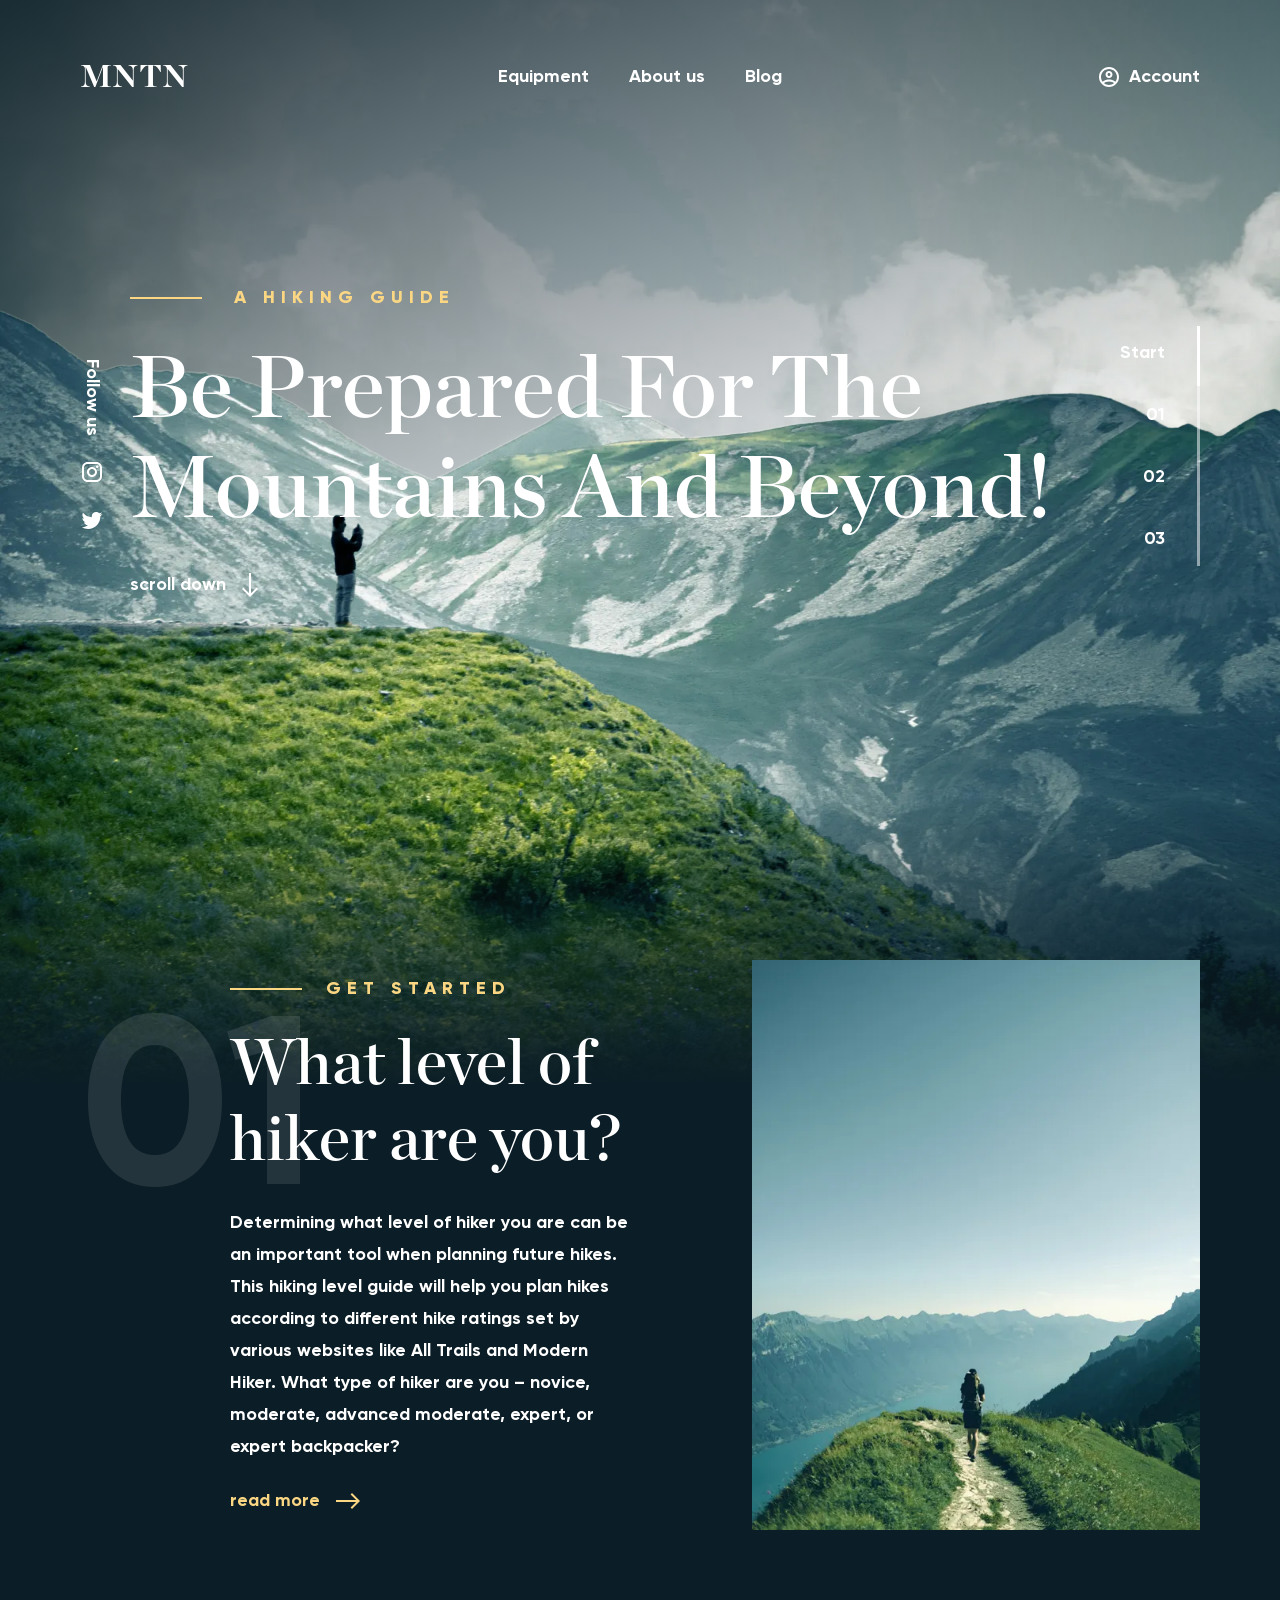
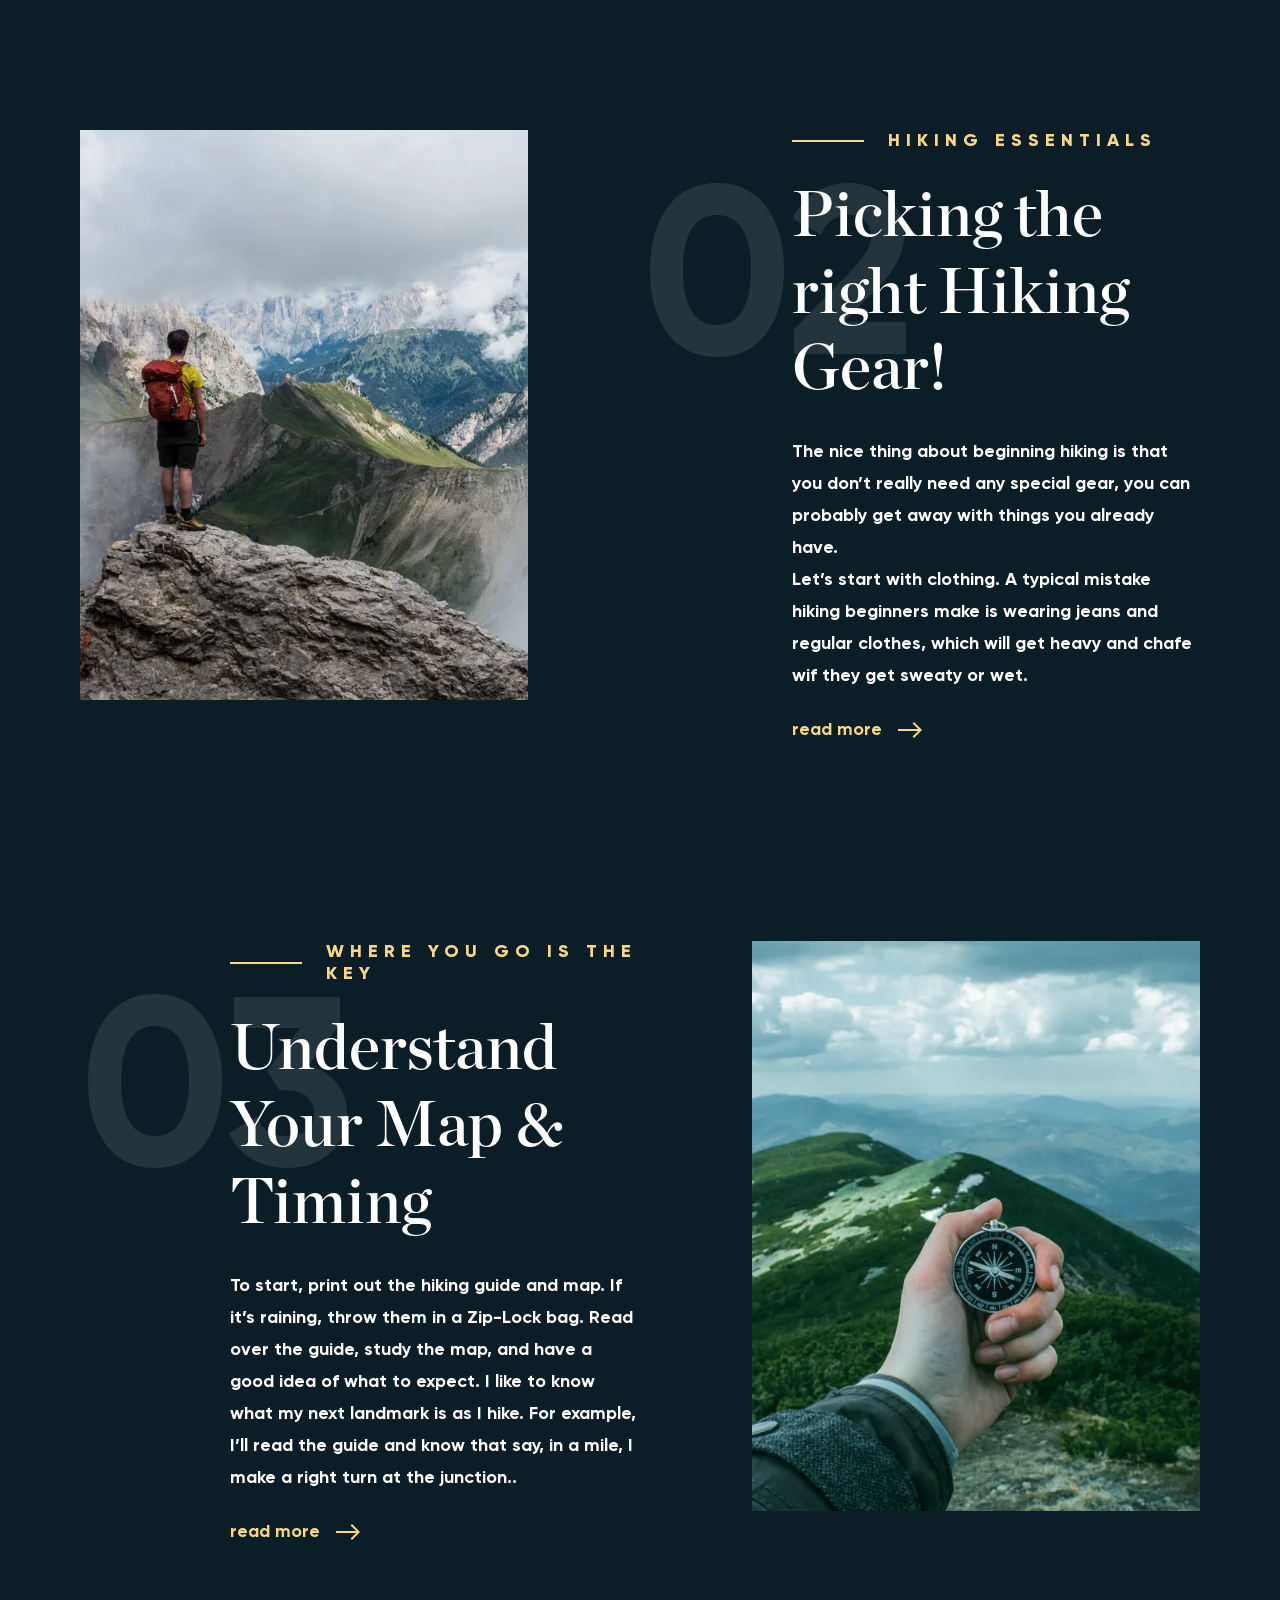
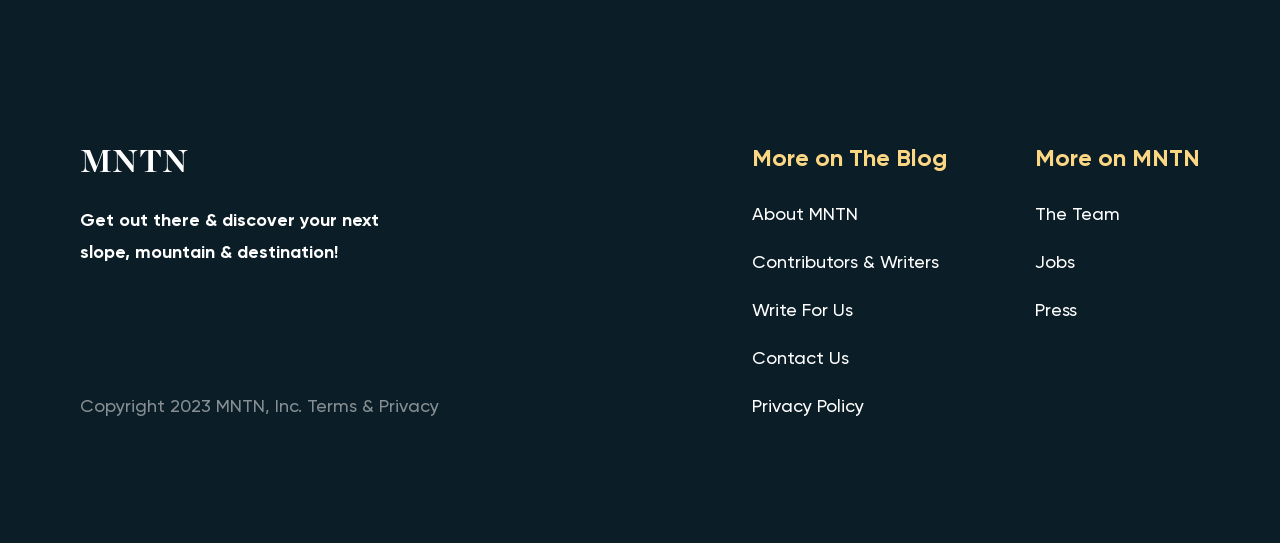
<file: index.html>
<!doctype html>
<html lang="en">
<head>
  <meta charset="utf-8">
  <meta name="viewport" content="width=device-width, initial-scale=1">
  <title>MNTN — A Hiking guide</title>
  <meta name="description" content="Be prepared for the Mountains and beyond!">
  <link rel="preload" href="assets/fonts/gilroy-bold.woff2" as="font" type="font/woff2" crossorigin>
  <link rel="preload" href="assets/fonts/chronicle-display-semibold.woff2" as="font" type="font/woff2" crossorigin>
  <link rel="stylesheet" href="styles/tokens.css">
  <link rel="stylesheet" href="styles/fonts.css">
  <link rel="stylesheet" href="styles/main.css">
  <link rel="stylesheet" href="styles/sections/scenery.css">
  <link rel="stylesheet" href="styles/sections/header.css">
  <link rel="stylesheet" href="styles/sections/hero.css">
  <link rel="stylesheet" href="styles/sections/feature.css">
  <link rel="stylesheet" href="styles/sections/footer.css">
  <script src="scripts/reveal.js" defer></script>
</head>
<body>
  <div class="page" id="top">
    <div class="scenery" aria-hidden="true">
      <picture class="scenery__layer scenery__layer--sky">
        <source srcset="assets/images/mountains-back.webp" type="image/webp">
        <img src="assets/images/mountains-back.png" width="1920" height="1513" alt="" fetchpriority="high">
      </picture>
      <div class="scenery__gradient scenery__gradient--hero"></div>
      <picture class="scenery__layer scenery__layer--middle">
        <source srcset="assets/images/mountains-middle.webp" type="image/webp">
        <img src="assets/images/mountains-middle.png" width="1920" height="1422" alt="">
      </picture>
      <picture class="scenery__layer scenery__layer--front">
        <source srcset="assets/images/mountains-front.webp" type="image/webp">
        <img src="assets/images/mountains-front.png" width="1920" height="926" alt="">
      </picture>
      <div class="scenery__gradient scenery__gradient--content"></div>
    </div>

    <header class="site-header">
      <div class="site-header__inner">
        <a class="logo site-header__logo" href="#top" aria-label="MNTN home">MNTN</a>

        <nav class="site-nav" aria-label="Main">
          <ul class="site-nav__list">
            <li><a class="link" href="#hiking-essentials">Equipment</a></li>
            <li><a class="link" href="#about">About us</a></li>
            <li><a class="link" href="#get-started">Blog</a></li>
          </ul>
        </nav>

        <a class="link site-header__account" href="soon.html">
          <svg class="site-header__account-icon" width="24" height="24" aria-hidden="true"><use href="assets/icons/sprite.svg#account"></use></svg>
          <span>Account</span>
        </a>
      </div>
    </header>

    <main>
      <section class="hero" aria-labelledby="hero-title">
        <div class="hero__inner">
          <div class="hero__content">
            <p class="tagline hero__tagline">A Hiking guide</p>
            <h1 class="heading-1" id="hero-title">Be prepared for the Mountains and beyond!</h1>
            <a class="link-arrow hero__scroll" href="#get-started">
              scroll down
              <svg class="link-arrow__icon" width="16" height="24" aria-hidden="true"><use href="assets/icons/sprite.svg#arrow-down"></use></svg>
            </a>
          </div>

          <div class="hero__social">
            <p class="hero__social-title">Follow us</p>
            <ul class="hero__social-list">
              <li>
                <a class="link hero__social-link" href="https://www.instagram.com/" target="_blank" rel="noopener noreferrer" aria-label="Instagram">
                  <svg width="24" height="24" aria-hidden="true"><use href="assets/icons/sprite.svg#instagram"></use></svg>
                </a>
              </li>
              <li>
                <a class="link hero__social-link" href="https://twitter.com/" target="_blank" rel="noopener noreferrer" aria-label="Twitter">
                  <svg width="24" height="24" aria-hidden="true"><use href="assets/icons/sprite.svg#twitter"></use></svg>
                </a>
              </li>
            </ul>
          </div>

          <nav class="hero__slider" aria-label="Page sections">
            <ul class="hero__slider-list">
              <li><a class="link" href="#top" aria-current="true">Start</a></li>
              <li><a class="link" href="#get-started">01</a></li>
              <li><a class="link" href="#hiking-essentials">02</a></li>
              <li><a class="link" href="#where-you-go">03</a></li>
            </ul>
            <span class="hero__slider-track" aria-hidden="true"></span>
          </nav>
        </div>
      </section>

      <div class="container features">
        <section class="feature" id="get-started" aria-labelledby="get-started-title">
          <div class="feature__body">
            <span class="feature__number" aria-hidden="true">01</span>
            <div class="feature__content">
              <p class="tagline">GEt Started</p>
              <h2 class="heading-2" id="get-started-title">What level of  hiker are you?</h2>
              <p class="text-body">Determining what level of hiker you are can be an important tool when planning future hikes. This hiking level guide will help you plan hikes according to different hike ratings set by various websites like All Trails and Modern Hiker. What type of hiker are you – novice, moderate, advanced moderate, expert, or expert backpacker? </p>
              <a class="link-arrow link-arrow--accent" href="soon.html" aria-describedby="get-started-title">
                read more
                <svg class="link-arrow__icon" width="24" height="16" aria-hidden="true"><use href="assets/icons/sprite.svg#arrow-right"></use></svg>
              </a>
            </div>
          </div>
          <picture class="feature__media">
            <source type="image/webp" srcset="assets/images/feature-hiker-level@1x.webp 566w, assets/images/feature-hiker-level@2x.webp 1132w" sizes="(min-width: 1280px) 566px, (min-width: 768px) 45vw, 100vw">
            <img src="assets/images/feature-hiker-level@1x.jpg" srcset="assets/images/feature-hiker-level@1x.jpg 566w, assets/images/feature-hiker-level@2x.jpg 1132w" sizes="(min-width: 1280px) 566px, (min-width: 768px) 45vw, 100vw" width="566" height="720" alt="Hiker walking along a grassy mountain ridge above a lake" loading="lazy" decoding="async">
          </picture>
        </section>

        <section class="feature feature--reverse" id="hiking-essentials" aria-labelledby="hiking-essentials-title">
          <div class="feature__body">
            <span class="feature__number" aria-hidden="true">02</span>
            <div class="feature__content">
              <p class="tagline">Hiking Essentials</p>
              <h2 class="heading-2" id="hiking-essentials-title">Picking the right Hiking Gear!</h2>
              <p class="text-body">The nice thing about beginning hiking is that you don’t really need any special gear, you can probably get away with things you already have.<br>Let’s start with clothing. A typical mistake hiking beginners make is wearing jeans and regular clothes, which will get heavy and chafe wif they get sweaty or wet.</p>
              <a class="link-arrow link-arrow--accent" href="soon.html" aria-describedby="hiking-essentials-title">
                read more
                <svg class="link-arrow__icon" width="24" height="16" aria-hidden="true"><use href="assets/icons/sprite.svg#arrow-right"></use></svg>
              </a>
            </div>
          </div>
          <picture class="feature__media">
            <source type="image/webp" srcset="assets/images/feature-hiking-gear@1x.webp 566w, assets/images/feature-hiking-gear@2x.webp 1132w" sizes="(min-width: 1280px) 566px, (min-width: 768px) 45vw, 100vw">
            <img src="assets/images/feature-hiking-gear@1x.jpg" srcset="assets/images/feature-hiking-gear@1x.jpg 566w, assets/images/feature-hiking-gear@2x.jpg 1132w" sizes="(min-width: 1280px) 566px, (min-width: 768px) 45vw, 100vw" width="566" height="720" alt="Hiker with a red backpack standing on a rock above a mountain valley" loading="lazy" decoding="async">
          </picture>
        </section>

        <section class="feature" id="where-you-go" aria-labelledby="where-you-go-title">
          <div class="feature__body">
            <span class="feature__number" aria-hidden="true">03</span>
            <div class="feature__content">
              <p class="tagline">where you go is the key</p>
              <h2 class="heading-2" id="where-you-go-title">Understand Your Map &amp; Timing</h2>
              <p class="text-body">To start, print out the hiking guide and map. If it’s raining, throw them in a Zip-Lock bag. Read over the guide, study the map, and have a good idea of what to expect. I like to know what my next landmark is as I hike. For example, I’ll read the guide and know that say, in a mile, I make a right turn at the junction..</p>
              <a class="link-arrow link-arrow--accent" href="soon.html" aria-describedby="where-you-go-title">
                read more
                <svg class="link-arrow__icon" width="24" height="16" aria-hidden="true"><use href="assets/icons/sprite.svg#arrow-right"></use></svg>
              </a>
            </div>
          </div>
          <picture class="feature__media">
            <source type="image/webp" srcset="assets/images/feature-map-timing@1x.webp 566w, assets/images/feature-map-timing@2x.webp 1132w" sizes="(min-width: 1280px) 566px, (min-width: 768px) 45vw, 100vw">
            <img src="assets/images/feature-map-timing@1x.jpg" srcset="assets/images/feature-map-timing@1x.jpg 566w, assets/images/feature-map-timing@2x.jpg 1132w" sizes="(min-width: 1280px) 566px, (min-width: 768px) 45vw, 100vw" width="566" height="720" alt="Hand holding a compass against green mountain slopes" loading="lazy" decoding="async">
          </picture>
        </section>
      </div>
    </main>

    <footer class="site-footer" id="about">
      <div class="container site-footer__inner">
        <div class="site-footer__brand">
          <a class="logo" href="#top" aria-label="MNTN home">MNTN</a>
          <p class="site-footer__slogan">Get out there &amp; discover your next slope, mountain &amp; destination!</p>
          <p class="site-footer__copyright">Copyright 2023 MNTN, Inc. Terms &amp; Privacy</p>
        </div>

        <div class="site-footer__navs">
          <nav class="site-footer__nav" aria-labelledby="footer-blog-title">
            <h2 class="heading-sm" id="footer-blog-title">More on The Blog</h2>
            <ul class="site-footer__list">
              <li><a class="link site-footer__link" href="soon.html">About MNTN</a></li>
              <li><a class="link site-footer__link" href="soon.html">Contributors &amp; Writers</a></li>
              <li><a class="link site-footer__link" href="soon.html">Write For Us</a></li>
              <li><a class="link site-footer__link" href="soon.html">Contact Us</a></li>
              <li><a class="link site-footer__link" href="soon.html">Privacy Policy</a></li>
            </ul>
          </nav>
          <nav class="site-footer__nav" aria-labelledby="footer-mntn-title">
            <h2 class="heading-sm" id="footer-mntn-title">More on MNTN</h2>
            <ul class="site-footer__list">
              <li><a class="link site-footer__link" href="soon.html">The Team</a></li>
              <li><a class="link site-footer__link" href="soon.html">Jobs</a></li>
              <li><a class="link site-footer__link" href="soon.html">Press</a></li>
            </ul>
          </nav>
        </div>
      </div>
    </footer>
  </div>
</body>
</html>
</file>
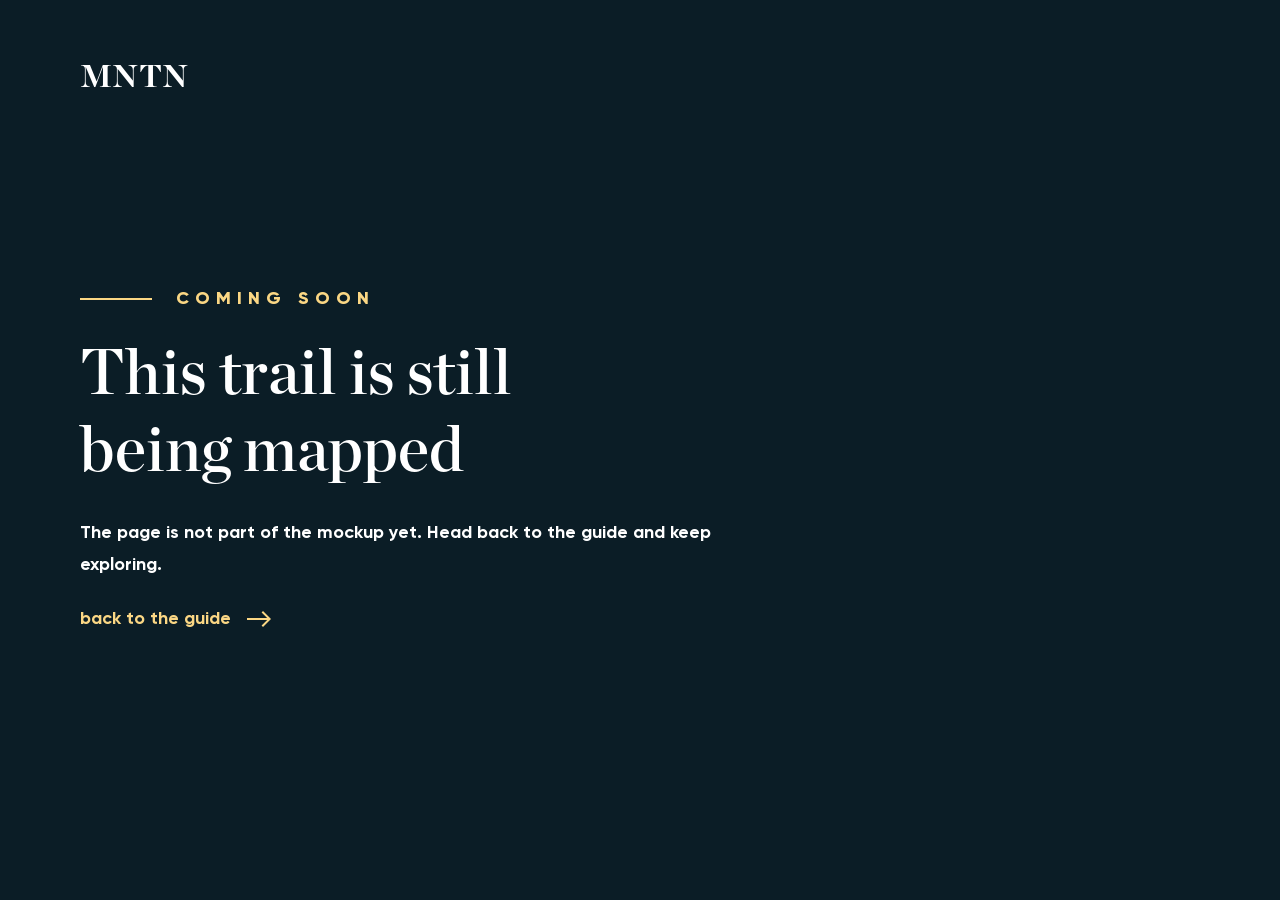
<file: soon.html>
<!doctype html>
<html lang="en">
<head>
  <meta charset="utf-8">
  <meta name="viewport" content="width=device-width, initial-scale=1">
  <meta name="robots" content="noindex">
  <title>Coming soon — MNTN</title>
  <link rel="preload" href="assets/fonts/gilroy-bold.woff2" as="font" type="font/woff2" crossorigin>
  <link rel="preload" href="assets/fonts/chronicle-display-semibold.woff2" as="font" type="font/woff2" crossorigin>
  <link rel="stylesheet" href="styles/tokens.css">
  <link rel="stylesheet" href="styles/fonts.css">
  <link rel="stylesheet" href="styles/main.css">
  <link rel="stylesheet" href="styles/pages/soon.css">
</head>
<body>
  <div class="soon">
    <header class="soon__header">
      <a class="logo" href="./" aria-label="MNTN home">MNTN</a>
    </header>

    <main class="soon__main">
      <p class="tagline">Coming soon</p>
      <h1 class="heading-2">This trail is still being mapped</h1>
      <p class="text-body">The page is not part of the mockup yet. Head back to the guide and keep exploring.</p>
      <a class="link-arrow link-arrow--accent" href="./">
        back to the guide
        <svg class="link-arrow__icon" width="24" height="16" aria-hidden="true"><use href="assets/icons/sprite.svg#arrow-right"></use></svg>
      </a>
    </main>
  </div>
</body>
</html>
</file>
<file: styles/tokens.css>
/*
 * Design tokens — MNTN Landing Page
 * Источник: Figma SNLbrkVq2WmcBScYFT1u7y, фрейм #1:2 (1920×4600).
 * Макет только десктопный: значения «desktop» — из макета, «mobile» — выведены (не из макета).
 */

:root {
  /* ---------- Цвета (стили Figma: BG, Accent, Weiß) ---------- */
  --color-surface: #0b1d26;
  --color-accent: #fbd784;
  --color-text: #ffffff;
  --color-text-muted: rgb(255 255 255 / 0.5);   /* копирайт, фон полосы слайдера */
  --color-text-ghost: rgb(255 255 255 / 0.1);   /* большие номера 01/02/03 */
  --color-surface-transparent: rgb(11 29 38 / 0);

  /* ---------- Градиенты ---------- */
  /* угол и стопы пересчитаны из gradientHandlePositions узла #11:94 */
  --gradient-hero: linear-gradient(-19.7deg, var(--color-surface-transparent) 31.1%, var(--color-surface) 108.9%);
  --gradient-content: linear-gradient(180deg, var(--color-surface-transparent) 0%, var(--color-surface) 61%);

  /* ---------- Тени (стиль Figma: Shadow) ---------- */
  --shadow-soft: 0 0 100px 0 rgb(0 0 0 / 0.2);
  --shadow-soft-drop: drop-shadow(0 0 50px rgb(0 0 0 / 0.2)); /* та же тень для группы (текст + полоса) */

  /* ---------- Шрифты ---------- */
  /* Файлы шрифтов — styles/fonts.css; запасные — на время загрузки */
  --font-body: "Gilroy", system-ui, sans-serif;
  --font-display: "Chronicle Display", Georgia, serif;

  --font-weight-medium: 500;
  --font-weight-semibold: 600;
  --font-weight-bold: 700;
  --font-weight-extrabold: 800;

  /* ---------- Типографика: mobile (не из макета, база) ---------- */
  --text-h1-size: 40px;
  --text-h1-line: 48px;
  --text-h2-size: 32px;
  --text-h2-line: 40px;
  --text-number-size: 120px;
  --text-number-line: 120px;
  --text-logo-size: 24px;
  --text-logo-line: 30px;
  --text-body-size: 16px;
  --text-body-line: 28px;
  --text-ui-size: 16px;
  --text-ui-line: 20px;
  --text-tagline-size: 14px;
  --text-tagline-line: 18px;
  --text-heading-sm-size: 20px;
  --text-heading-sm-line: 28px;
  --text-footer-link-size: 16px;
  --text-footer-link-line: 28px;
  --text-logo-tracking: 0.01em;      /* 0.32px, из макета */
  --text-tagline-tracking: 0.2em;    /* mobile: длинные тэглайны не переносятся; desktop 6px — ниже */

  /* ---------- Шкала отступов ---------- */
  --space-0: 2px;
  --space-1: 8px;
  --space-2: 16px;
  --space-3: 24px;
  --space-4: 32px;
  --space-5: 40px;
  --space-6: 64px;
  --space-7: 80px;
  --space-8: 120px;
  --space-9: 200px;

  /* Вне шкалы — из макета, приведение к шкале сломает 1px-допуск */
  --space-feature-stack: 27px;       /* gap внутри текстового блока Feature */
  --space-feature-number-x: 150px;   /* сдвиг текста от номера */
  --space-feature-number-top: 38px;  /* верх номера от верха секции */
  --space-feature-gap: 114px;        /* между фото и колонкой текста */
  --space-feature-column-gap: var(--space-5); /* tablet; desktop = --space-feature-gap — ниже */
  --space-header-top: 58px;          /* 64 − 6: буквы логотипа выступают над фреймом хедера */
  --space-hero-top: 191px;           /* 287 − (58 + 38.4): от низа хедера до Hero */
  --space-hero-left: 396px;          /* 500 − 80 − 24: от колонки Social до текста Hero */
  --space-hero-social-offset: 72px;  /* 359 − 287: Social ниже верха Hero */
  --space-hero-slider-offset: 39px;  /* 326 − 287: Slider ниже верха Hero */

  /* ---------- Размеры ---------- */
  --container-max: 1462px;           /* колонка секций */
  --container-wide-max: 1760px;      /* хедер */
  --gutter: var(--space-2);          /* mobile; desktop 80px — ниже */
  --header-height: calc(var(--space-3) + var(--text-logo-line) + var(--space-2) + var(--text-ui-line)); /* mobile: две строки */
  --space-section: var(--space-8);   /* gap между секциями; desktop 200px — ниже */
  --measure-hero: 950px;
  --measure-h2: 555px;
  --measure-body: 632px;
  --measure-footer-slogan: 303px;
  --feature-image-width: 566px;
  --feature-image-ratio: 566 / 720;
  --feature-image-share: 45%;        /* не из макета: доля фото на планшете; desktop 40% — ниже */
  --tagline-line-width: var(--space-5); /* mobile; desktop 72px — ниже */
  --tagline-line-height: var(--space-0);
  --icon-size: 24px;
  --slider-track-width: 3px;
  --slider-track-height: 240px;
  --slider-indicator-height: 60px;

  /* ---------- Сцена с горами (координаты слоёв в пикселях макета 1920) ---------- */
  --scenery-design-width: 1920;
  --scenery-min-width: 900px;        /* не из макета: на узких экранах горы не мельчают */
  --scenery-sky-top: -400;
  --scenery-middle-top: 464;
  --scenery-front-top: 768;
  --scenery-hero-gradient-height: 1200;
  --scenery-content-gradient-top: 1200;
  --scenery-content-gradient-height: 700;
  --scenery-content-start: 1440;     /* где начинается первая секция */
  --scenery-unit: calc(max(100cqw, var(--scenery-min-width)) / var(--scenery-design-width)); /* 1px макета; cqw от .page */

  /* ---------- Слои (порядок слоёв Figma) ---------- */
  --layer-sky: 0;
  --layer-hero-gradient: 1;
  --layer-hero-content: 6;           /* текст над горами; под горами только ≥1920 — ниже */
  --layer-mountains-middle: 3;
  --layer-mountains-front: 4;
  --layer-content-gradient: 5;
  --layer-ui: 6;

  /* ---------- Иконки ---------- */
  --icon-arrow-width: 16px;
  --icon-arrow-height: 24px;

  /* ---------- Фокус (не из макета) ---------- */
  --focus-ring-width: 2px;
  --focus-ring-offset: 4px;

  /* ---------- Движение (не из макета) ---------- */
  --duration-fast: 200ms;
  --opacity-active: 0.8;
  --easing-standard: ease-out;

  /* Появление карточек Feature при прокрутке */
  --duration-reveal: 800ms;
  --easing-reveal: cubic-bezier(0.22, 1, 0.36, 1);
  --reveal-shift: var(--space-5);    /* mobile; tablet+ 80px — ниже */
}

/* ---------- Tablet ≥768 (не из макета) ---------- */
@media (min-width: 768px) {
  :root {
    --header-height: calc(var(--space-3) + var(--text-logo-line));
    --gutter: var(--space-5);
    --reveal-shift: var(--space-7);
  }
}

/* ---------- Desktop ≥1280: значения из макета ---------- */
@media (min-width: 1280px) {
  :root {
    --text-h1-size: 88px;
    --text-h1-line: 100px;

    --text-h2-size: 64px;
    --text-h2-line: 76.8px;            /* auto в Figma = 1.2 */

    --text-number-size: 240px;
    --text-number-line: 240px;

    --text-tagline-tracking: 0.3333em; /* 6px, из макета */
    --tagline-line-width: 72px;

    --text-logo-size: 32px;
    --text-logo-line: 38.4px;

    --text-tagline-size: 18px;
    --text-tagline-line: 22px;

    --text-body-size: 18px;
    --text-body-line: 32px;

    --text-ui-size: 18px;              /* навигация, ссылки, «scroll down», слайдер */
    --text-ui-line: 22px;

    --text-heading-sm-size: 24px;      /* заголовки колонок футера */
    --text-heading-sm-line: 32px;

    --text-footer-link-size: 18px;     /* ссылки футера, Medium */
    --text-footer-link-line: 32px;

    --gutter: var(--space-7);
    --space-feature-column-gap: var(--space-feature-gap);
    --feature-image-share: 40%;        /* предел ширины фото на узком десктопе */
    --space-section: var(--space-9);
    --header-height: calc(var(--space-header-top) + var(--text-logo-line));
  }
}

/* ---------- Ширина макета ≥1920: текст Hero уходит под горы, как в Figma ---------- */
/* Уже 1920 горы мельчают и перекрывают заголовок, поэтому эффект только здесь */
@media (min-width: 1920px) {
  :root {
    --layer-hero-content: 2;
  }
}
</file>
<file: styles/fonts.css>
/* Шрифты из макета: Gilroy 500/700/800, Chronicle Display 600/700 */

@font-face {
  font-family: "Gilroy";
  src: url("../assets/fonts/gilroy-medium.woff2") format("woff2");
  font-weight: 500;
  font-style: normal;
  font-display: swap;
}

@font-face {
  font-family: "Gilroy";
  src: url("../assets/fonts/gilroy-bold.woff2") format("woff2");
  font-weight: 700;
  font-style: normal;
  font-display: swap;
}

@font-face {
  font-family: "Gilroy";
  src: url("../assets/fonts/gilroy-extrabold.woff2") format("woff2");
  font-weight: 800;
  font-style: normal;
  font-display: swap;
}

@font-face {
  font-family: "Chronicle Display";
  src: url("../assets/fonts/chronicle-display-semibold.woff2") format("woff2");
  font-weight: 600;
  font-style: normal;
  font-display: swap;
}

@font-face {
  font-family: "Chronicle Display";
  src: url("../assets/fonts/chronicle-display-bold.woff2") format("woff2");
  font-weight: 700;
  font-style: normal;
  font-display: swap;
}
</file>
<file: styles/main.css>
/* Базовые стили и примитивы: сброс, контейнер, типографика, ссылки, тэглайн */

*,
*::before,
*::after {
  box-sizing: border-box;
}

* {
  margin: 0;
  padding: 0;
}

html {
  scroll-behavior: smooth;
}

body {
  min-width: 0;
  background-color: var(--color-surface);
  color: var(--color-text);
  font-family: var(--font-body);
  font-weight: var(--font-weight-bold);
  font-size: var(--text-body-size);
  line-height: var(--text-body-line);
  -webkit-font-smoothing: antialiased;
  text-rendering: optimizeLegibility;
}

img,
svg,
picture {
  display: block;
  max-width: 100%;
}

ul {
  list-style: none;
}

a {
  color: inherit;
  text-decoration: none;
}

:focus-visible {
  outline: var(--focus-ring-width) solid var(--color-accent);
  outline-offset: var(--focus-ring-offset);
}

@media (prefers-reduced-motion: reduce) {
  html {
    scroll-behavior: auto;
  }

  *,
  *::before,
  *::after {
    transition-duration: 0.01ms !important;
  }
}

/* ---------- Страница и контейнер ---------- */

.page {
  position: relative;
  isolation: isolate;
  overflow-x: clip;
  container-type: inline-size;
}

.container {
  width: 100%;
  max-width: calc(var(--container-max) + 2 * var(--gutter));
  margin-inline: auto;
  padding-inline: var(--gutter);
}

.visually-hidden {
  position: absolute;
  width: 1px;
  height: 1px;
  overflow: hidden;
  clip-path: inset(50%);
  white-space: nowrap;
}

/* ---------- Заголовки и текст ---------- */

.heading-1 {
  max-width: var(--measure-hero);
  font-family: var(--font-display);
  font-weight: var(--font-weight-semibold);
  font-size: var(--text-h1-size);
  line-height: var(--text-h1-line);
  text-transform: capitalize;
}

.heading-2 {
  max-width: var(--measure-h2);
  font-family: var(--font-display);
  font-weight: var(--font-weight-semibold);
  font-size: var(--text-h2-size);
  line-height: var(--text-h2-line);
}

.heading-sm {
  font-size: var(--text-heading-sm-size);
  line-height: var(--text-heading-sm-line);
  color: var(--color-accent);
}

.text-body {
  max-width: var(--measure-body);
  font-size: var(--text-body-size);
  line-height: var(--text-body-line);
}

/* ---------- Логотип ---------- */

.logo {
  font-family: var(--font-display);
  font-weight: var(--font-weight-bold);
  font-size: var(--text-logo-size);
  line-height: var(--text-logo-line);
  letter-spacing: var(--text-logo-tracking);
  text-transform: capitalize;
}

/* ---------- Тэглайн с линией ---------- */

.tagline {
  display: flex;
  align-items: center;
  gap: var(--tagline-gap, var(--space-3));
  color: var(--color-accent);
  font-weight: var(--font-weight-extrabold);
  font-size: var(--text-tagline-size);
  line-height: var(--text-tagline-line);
  letter-spacing: var(--text-tagline-tracking);
  text-transform: uppercase;
}

.tagline::before {
  content: "";
  flex: none;
  width: var(--tagline-line-width);
  height: var(--tagline-line-height);
  background-color: currentColor;
}

/* ---------- Ссылки ---------- */

.link {
  font-size: var(--text-ui-size);
  line-height: var(--text-ui-line);
  transition: color var(--duration-fast) var(--easing-standard);
}

.link:hover {
  color: var(--color-accent);
}

.link:active {
  opacity: var(--opacity-active);
}

.link-arrow {
  display: inline-flex;
  align-items: center;
  gap: var(--space-2);
  font-size: var(--text-ui-size);
  line-height: var(--text-ui-line);
  transition: color var(--duration-fast) var(--easing-standard);
}

.link-arrow__icon {
  flex: none;
  width: var(--icon-arrow-width);
  height: var(--icon-arrow-height);
  transition: transform var(--duration-fast) var(--easing-standard);
}

.link-arrow:hover {
  color: var(--color-accent);
}

.link-arrow:hover .link-arrow__icon {
  transform: translateY(var(--space-1));
}

.link-arrow:active {
  opacity: var(--opacity-active);
}

.link-arrow--accent {
  color: var(--color-accent);
}

.link-arrow--accent:hover {
  color: var(--color-text);
}

.link-arrow--accent .link-arrow__icon {
  width: var(--icon-arrow-height);
  height: var(--icon-arrow-width);
}

.link-arrow--accent:hover .link-arrow__icon {
  transform: translateX(var(--space-1));
}
</file>
<file: styles/sections/scenery.css>
/* Сцена: небо, горы и затемняющие градиенты за Header и Hero (декор) */

.scenery {
  position: absolute;
  top: 0;
  left: 0;
  right: 0;
  width: max(100%, var(--scenery-min-width));
  height: calc(var(--scenery-unit) * (var(--scenery-content-gradient-top) + var(--scenery-content-gradient-height)));
  margin-inline: auto;
  overflow: hidden;
  pointer-events: none;
}

.scenery__layer,
.scenery__gradient {
  position: absolute;
  left: 0;
  width: 100%;
}

.scenery__layer img {
  width: 100%;
  height: auto;
}

.scenery__layer--sky {
  top: calc(var(--scenery-unit) * var(--scenery-sky-top));
  z-index: var(--layer-sky);
}

.scenery__gradient--hero {
  top: 0;
  height: calc(var(--scenery-unit) * var(--scenery-hero-gradient-height));
  z-index: var(--layer-hero-gradient);
  background-image: var(--gradient-hero);
}

.scenery__layer--middle {
  top: calc(var(--scenery-unit) * var(--scenery-middle-top));
  z-index: var(--layer-mountains-middle);
}

.scenery__layer--front {
  top: calc(var(--scenery-unit) * var(--scenery-front-top));
  z-index: var(--layer-mountains-front);
}

.scenery__gradient--content {
  top: calc(var(--scenery-unit) * var(--scenery-content-gradient-top));
  height: calc(var(--scenery-unit) * var(--scenery-content-gradient-height));
  z-index: var(--layer-content-gradient);
  background-image: var(--gradient-content);
}
</file>
<file: styles/sections/header.css>
/* Header: логотип, основная навигация, аккаунт */

.site-header {
  position: relative;
  z-index: var(--layer-ui);
  padding-top: var(--space-3);
}

.site-header__inner {
  display: grid;
  grid-template-columns: 1fr auto;
  grid-template-areas:
    "logo account"
    "nav nav";
  align-items: center;
  row-gap: var(--space-2);
  width: 100%;
  max-width: calc(var(--container-wide-max) + 2 * var(--gutter));
  margin-inline: auto;
  padding-inline: var(--gutter);
}

.site-header__logo {
  grid-area: logo;
  justify-self: start;
}

.site-nav {
  grid-area: nav;
}

.site-nav__list {
  display: flex;
  flex-wrap: wrap;
  justify-content: center;
  gap: var(--space-3);
  line-height: var(--text-ui-line);
}

.site-header__account {
  grid-area: account;
  justify-self: end;
  display: inline-flex;
  align-items: center;
  gap: var(--space-1);
}

.site-header__account-icon {
  flex: none;
  width: var(--icon-size);
  height: var(--icon-size);
}

@media (min-width: 768px) {
  .site-header__inner {
    grid-template-columns: 1fr auto 1fr;
    grid-template-areas: "logo nav account";
  }

  .site-nav__list {
    gap: var(--space-5);
  }
}

@media (min-width: 1280px) {
  .site-header {
    padding-top: var(--space-header-top);
  }
}
</file>
<file: styles/sections/hero.css>
/* Hero: тэглайн, заголовок, «scroll down», соцсети и навигация по разделам */

.hero {
  min-height: calc(var(--scenery-unit) * var(--scenery-content-start) - var(--header-height));
  padding-block: var(--space-7);
}

.hero__inner {
  display: grid;
  grid-template-areas:
    "content"
    "social";
  row-gap: var(--space-6);
  width: 100%;
  max-width: calc(var(--container-wide-max) + 2 * var(--gutter));
  margin-inline: auto;
  padding-inline: var(--gutter);
}

.hero__content {
  grid-area: content;
  position: relative;
  z-index: var(--layer-hero-content);
  display: flex;
  flex-direction: column;
  align-items: flex-start;
  gap: var(--space-4);
}

.hero__tagline {
  --tagline-gap: var(--space-4);
}

/* ---------- Соцсети ---------- */

.hero__social {
  grid-area: social;
  position: relative;
  z-index: var(--layer-ui);
  display: flex;
  align-items: center;
  gap: var(--space-3);
}

.hero__social-title {
  font-size: var(--text-ui-size);
  line-height: var(--text-ui-line);
}

.hero__social-list {
  display: flex;
  align-items: center;
  gap: var(--space-3);
}

.hero__social-link {
  display: block;
}

/* ---------- Навигация по разделам ---------- */

.hero__slider {
  display: none;
}

.hero__slider-list {
  display: flex;
  flex-direction: column;
  align-items: flex-end;
  gap: var(--space-5);
  line-height: var(--text-ui-line);
}

.hero__slider-list [aria-current="true"] {
  color: var(--color-text);
}

.hero__slider-track {
  position: relative;
  flex: none;
  width: var(--slider-track-width);
  height: var(--slider-track-height);
  background-color: var(--color-text-muted);
}

.hero__slider-track::before {
  content: "";
  position: absolute;
  top: 0;
  left: 0;
  width: 100%;
  height: var(--slider-indicator-height);
  background-color: var(--color-text);
}

@media (min-width: 1280px) {
  .hero {
    padding-block: var(--space-hero-top) 0;
  }

  .hero__inner {
    grid-template-columns: auto 1fr auto;
    grid-template-areas: "social content slider";
    align-items: start;
    column-gap: 0;
  }

  .hero__content {
    padding-inline-start: clamp(0px, 100% - var(--measure-hero) - var(--space-5), var(--space-hero-left));
  }

  .hero__social {
    flex-direction: column;
    margin-top: var(--space-hero-social-offset);
  }

  .hero__social-title {
    writing-mode: vertical-rl;
  }

  .hero__social-list {
    flex-direction: column;
  }

  .hero__slider {
    grid-area: slider;
    position: relative;
    z-index: var(--layer-ui);
    display: flex;
    align-items: center;
    gap: var(--space-4);
    margin-top: var(--space-hero-slider-offset);
    filter: var(--shadow-soft-drop);
  }
}
</file>
<file: styles/sections/feature.css>
/* Feature: номер, тэглайн, заголовок, текст, «read more» и фото. Модификатор --reverse — фото слева */

.features {
  position: relative;
  z-index: var(--layer-ui);
  display: flex;
  flex-direction: column;
  gap: var(--space-section);
}

.feature {
  display: grid;
  gap: var(--space-5);
}

.feature__body {
  position: relative;
  display: flex;
  align-items: center;
  padding-top: var(--space-6);
}

.feature__number {
  position: absolute;
  top: 0;
  left: 0;
  color: var(--color-text-ghost);
  font-size: var(--text-number-size);
  line-height: var(--text-number-line);
  pointer-events: none;
  user-select: none;
}

.feature__content {
  position: relative;
  display: flex;
  flex-direction: column;
  align-items: flex-start;
  gap: var(--space-feature-stack);
}

.feature__media {
  width: 100%;
  max-width: var(--feature-image-width);
}

.feature__media img {
  width: 100%;
  height: auto;
  aspect-ratio: var(--feature-image-ratio);
  object-fit: cover;
}

/* ---------- Tablet ≥768: две колонки, фото чередуется, как на десктопе (не из макета) ---------- */
@media (min-width: 768px) {
  .feature {
    grid-template-columns: minmax(0, 1fr) min(var(--feature-image-width), var(--feature-image-share));
    align-items: center;
    column-gap: var(--space-feature-column-gap);
  }

  .feature--reverse {
    grid-template-columns: min(var(--feature-image-width), var(--feature-image-share)) minmax(0, 1fr);
  }

  .feature--reverse .feature__media {
    order: -1;
  }
}

@media (min-width: 1280px) {
  .feature {
    align-items: stretch;
  }

  .feature__body {
    padding-top: 0;
    padding-left: var(--space-feature-number-x);
  }

  .feature__number {
    top: var(--space-feature-number-top);
  }
}

/* ---------- Появление при прокрутке (не из макета): класс has-reveal ставит scripts/reveal.js ---------- */
/* Нечётные карточки выезжают слева, чётные — справа. Переход только на появление: скрытие при загрузке мгновенное */

.has-reveal .feature {
  opacity: 0;
  transform: translateX(calc(-1 * var(--reveal-shift)));
}

.has-reveal .feature:nth-child(even) {
  transform: translateX(var(--reveal-shift));
}

.has-reveal .feature.is-revealed {
  opacity: 1;
  transform: none;
  transition:
    opacity var(--duration-reveal) var(--easing-reveal),
    transform var(--duration-reveal) var(--easing-reveal);
}
</file>
<file: styles/sections/footer.css>
/* Footer: логотип, слоган, копирайт и две колонки ссылок */

.site-footer {
  position: relative;
  z-index: var(--layer-ui);
  padding-block: var(--space-section) var(--space-8);
}

.site-footer__inner {
  display: grid;
  gap: var(--space-6);
}

.site-footer__brand {
  display: flex;
  flex-direction: column;
  align-items: flex-start;
  gap: var(--space-3);
}

.site-footer__slogan {
  max-width: var(--measure-footer-slogan);
}

.site-footer__copyright {
  margin-top: var(--space-3);
  color: var(--color-text-muted);
  font-weight: var(--font-weight-medium);
  font-size: var(--text-footer-link-size);
  line-height: var(--text-footer-link-line);
}

.site-footer__navs {
  display: flex;
  flex-wrap: wrap;
  align-items: flex-start;
  justify-content: space-between;
  gap: var(--space-6);
}

.site-footer__nav {
  display: flex;
  flex-direction: column;
  gap: var(--space-3);
}

.site-footer__list {
  display: flex;
  flex-direction: column;
  gap: var(--space-2);
}

.site-footer__link {
  display: inline-block;
  font-weight: var(--font-weight-medium);
  font-size: var(--text-footer-link-size);
  line-height: var(--text-footer-link-line);
}

@media (min-width: 768px) {
  .site-footer__inner {
    grid-template-columns: minmax(0, 1fr) auto;
    column-gap: var(--space-6);
  }

  .site-footer__copyright {
    margin-top: auto;
  }
}

@media (min-width: 1280px) {
  .site-footer__inner {
    grid-template-columns: minmax(0, 1fr) min(var(--feature-image-width), var(--feature-image-share));
    column-gap: var(--space-feature-gap);
  }
}
</file>
<file: styles/pages/soon.css>
/* Заглушка для страниц, которых нет в макете: аккаунт, статьи, ссылки футера */

.soon {
  display: flex;
  flex-direction: column;
  min-height: 100vh;
  min-height: 100svh;
  padding: var(--space-3) var(--gutter) var(--space-7);
}

.soon__main {
  display: flex;
  flex-direction: column;
  align-items: flex-start;
  justify-content: center;
  flex: 1;
  gap: var(--space-feature-stack);
  width: 100%;
  max-width: var(--container-max);
  margin-inline: auto;
}

@media (min-width: 1280px) {
  .soon {
    padding-top: var(--space-header-top);
  }
}
</file>
